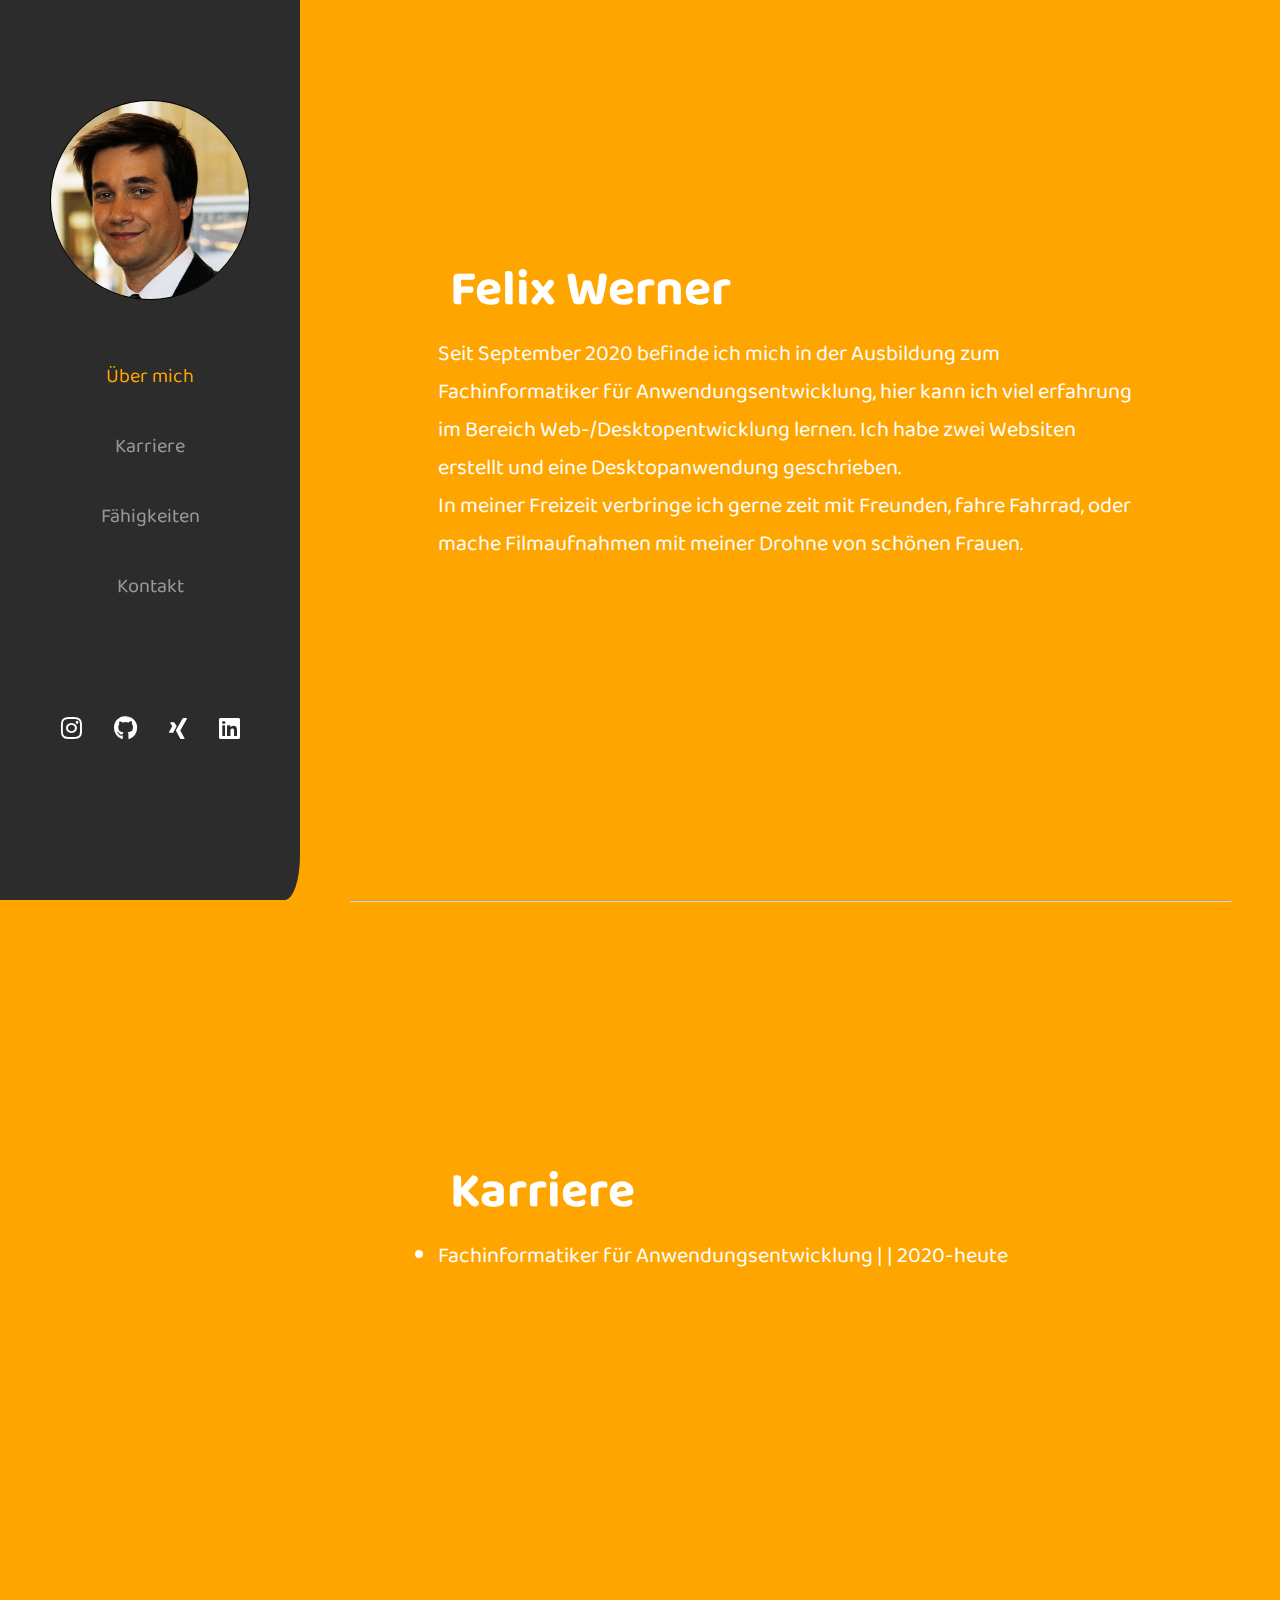
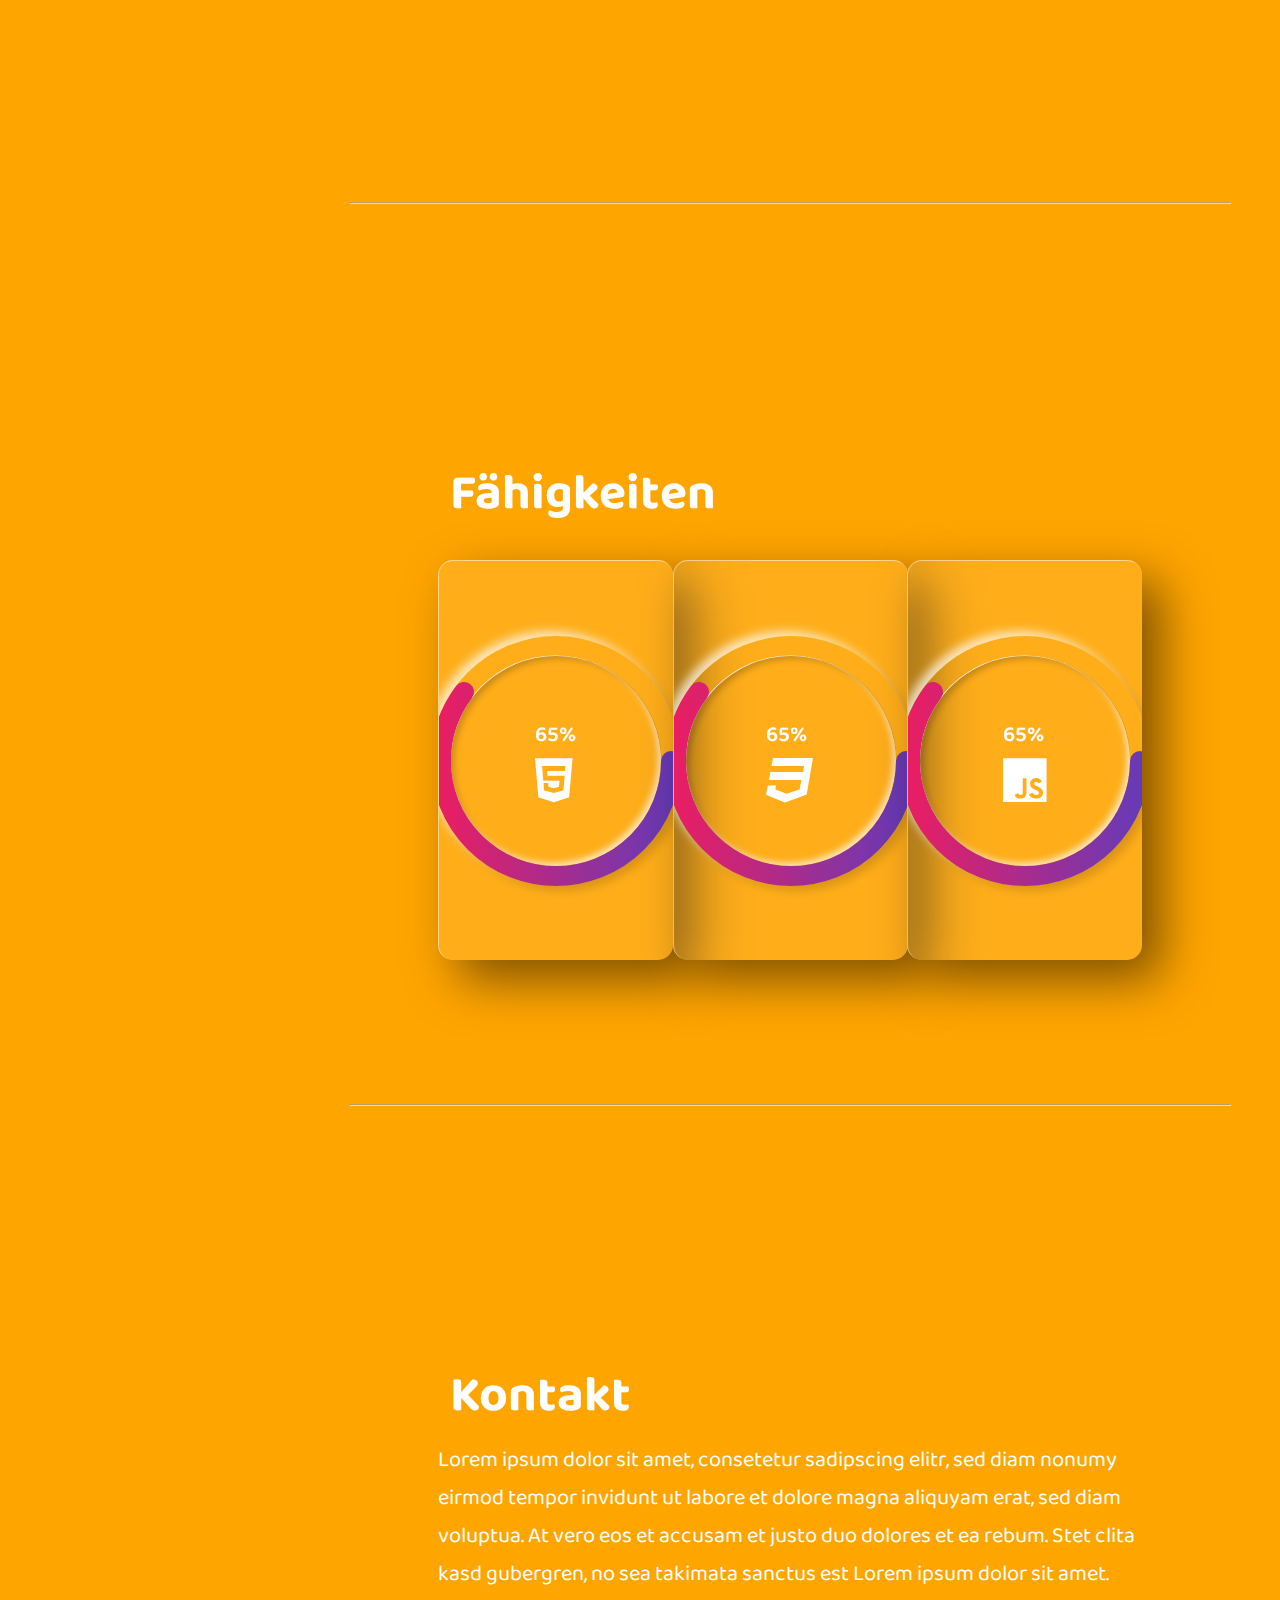
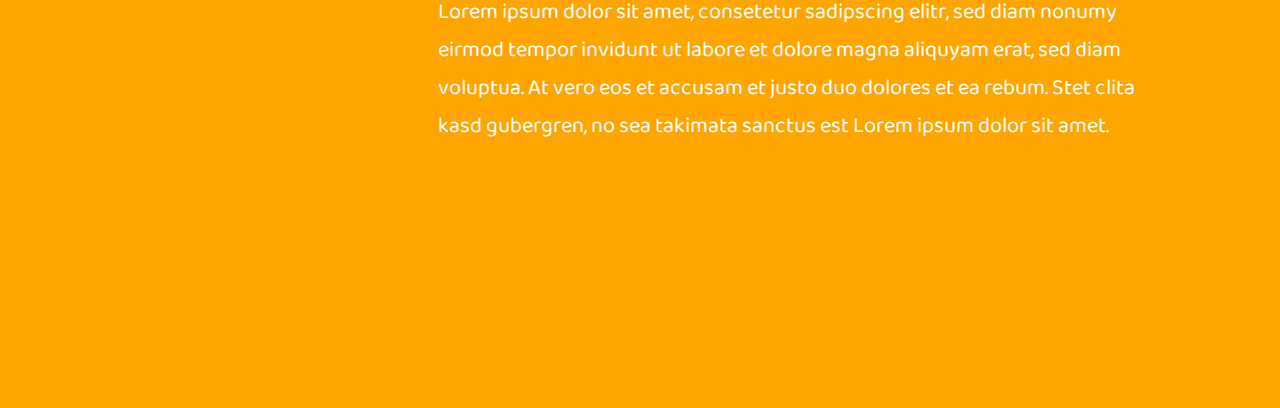
<file: html/index.html>
<html lang="de">
<head>
    <meta charset="UTF-8">
    <meta http-equiv="X-UA-Compatible" content="IE=edge">
    <meta name="viewport" content="width=device-width, initial-scale=1.0">
    <link rel="stylesheet" href="/webfonts/fontawesome-free-6.2.0-web/css/all.css">
    <link rel="stylesheet" href="/css/progresscircle.css">
    <link rel="stylesheet" href="/css/glossycard.css">
    <link rel="stylesheet" href="/css/style.css">
    <title>Felix Werner Webdeveloper</title>
</head>
<body>
    <div id="navigationbar"><!--NAVIGATIONBAR START-->
        <div id="image-container">
            <img src="/ressources/images/Person.jpg" alt="">
        </div>
        <div id="breakpoint-container">
            <ol id="breakpointlist">
                <li class="listelement" id="listitem-about-me"><a class="listitem-link" onclick="goTo('bottom-about-me')">Über mich</a></li>
                <li class="listelement" id="listitem-career"><a class="listitem-link" onclick="goTo('bottom-career')">Karriere </a></li>
                <li class="listelement" id="listitem-skills"><a class="listitem-link" onclick="goTo('bottom-skills')">Fähigkeiten</a></li>
                <li class="listelement" id="listitem-contact"><a class="listitem-link" onclick="goTo('bottom-contact')">Kontakt</a></li>
            </ol>
        </div>
        <div id="social-media-bar">
            <a href="https://www.instagram.com"><i class="fa-brands fa-instagram"></i></a>
            <a href="https://www.github.com"><i class="fa-brands fa-github"></i></a>
            <a href="https://www.xing.com"><i class="fa-brands fa-xing"></i></a>
            <a href="https://www.linkedin.com"><i class="fa-brands fa-linkedin"></i></a>
        </div>

    </div> <!--NAVIGATIONBAR END-->

    <div id="content"><!--Content START-->
        <div class="content-container">
            <h1 id="about-me">Felix Werner</h1>
            <div id="text-box">
                Seit September 2020 befinde ich mich in der Ausbildung zum Fachinformatiker für Anwendungsentwicklung,
                hier kann ich viel erfahrung im Bereich Web-/Desktopentwicklung lernen. Ich habe zwei
                 Websiten erstellt und eine Desktopanwendung geschrieben. <br> In meiner Freizeit verbringe ich gerne zeit mit Freunden, fahre Fahrrad, 
                 oder mache Filmaufnahmen mit meiner Drohne von schönen Frauen.
            </div>       
        </div>
        <hr id="bottom-about-me" style="width: 90%; margin: auto; opacity: 0.7;">
        <div class="content-container">
            <h1 id="career">Karriere</h1>
            <div id="text-box">
                <ul>
                    <li>Fachinformatiker für Anwendungsentwicklung | | 2020-heute</li>
                </ul>
            </div>       
        </div>
        <hr id="bottom-career" style="width: 90%; margin: auto; opacity: 0.7;">
        <div class="content-container">
            <h1 id="skills">Fähigkeiten </h1>
            <div id="text-box">
                <div id="skill-box">
                    <div class="glossycard" data-tilt data-tilt-glare>
                        <div id="skill">
                            <div class="outer-circle">
                                <div class="inner-circle">
                                    <div id="content-circle">
                                        <p>65%</p>
                                        <i class="fa-brands fa-html5"></i>
                                    </div>
                                </div>
                            </div>
                            <svg xmlns="http://www.w3.org/2000/svg" version="1.1" width="250px" height="250px">
                                <defs>
                                    <linearGradient id="GradientColor">
                                        <stop offset="0%" stop-color="#e91e63" />
                                        <stop offset="100%" stop-color="#673ab7" />
                                    </linearGradient>
                                </defs>
                                <circle cx="125" cy="125" r="115" stroke-linecap="round" />
                            </svg>
                        </div>
                    </div>
                    <div class="glossycard" data-tilt data-tilt-glare>
                        <div id="skill">
                            <div class="outer-circle">
                                <div class="inner-circle">
                                    <div id="content-circle">
                                        <p>65%</p>
                                        <i class="fa-brands fa-css3"></i>
                                    </div>
                                </div>
                            </div>
                            <svg xmlns="http://www.w3.org/2000/svg" version="1.1" width="250px" height="250px">
                                <defs>
                                    <linearGradient id="GradientColor">
                                        <stop offset="0%" stop-color="#e91e63" />
                                        <stop offset="100%" stop-color="#673ab7" />
                                    </linearGradient>
                                </defs>
                                <circle cx="125" cy="125" r="115" stroke-linecap="round" />
                            </svg>
                        </div>
                    </div>
                    <div class="glossycard" data-tilt data-tilt-glare>
                        <div id="skill">
                            <div class="outer-circle">
                                <div class="inner-circle">
                                    <div id="content-circle">
                                        <p>65%</p>
                                        <i class="fa-brands fa-js"></i>
                                    </div>
                                </div>
                            </div>
                            <svg xmlns="http://www.w3.org/2000/svg" version="1.1" width="250px" height="250px">
                                <defs>
                                    <linearGradient id="GradientColor">
                                        <stop offset="0%" stop-color="#e91e63" />
                                        <stop offset="100%" stop-color="#673ab7" />
                                    </linearGradient>
                                </defs>
                                <circle cx="125" cy="125" r="115" stroke-linecap="round" />
                            </svg>
                        </div>
                    </div>
                </div>
            </div>       
        </div>
        <hr id="bottom-skills" style="width: 90%; margin: auto; opacity: 0.7;">
        <div class="content-container">
            <h1 id="contact">Kontakt</h1>
            <div id="text-box" lang="de">
                Lorem ipsum dolor sit amet, consetetur sadipscing elitr, sed diam nonumy eirmod tempor invidunt ut 
                labore et dolore magna aliquyam erat, sed diam voluptua. At vero eos et accusam et justo duo dolores et 
                ea rebum. Stet clita kasd gubergren, no sea takimata sanctus est Lorem ipsum dolor sit amet. Lorem 
                ipsum dolor sit amet, consetetur sadipscing elitr, sed diam nonumy eirmod tempor invidunt ut labore et 
                dolore magna aliquyam erat, sed diam voluptua. At vero eos et accusam et justo duo dolores et ea rebum.
                 Stet clita kasd gubergren, no sea takimata sanctus est Lorem ipsum dolor sit amet.
            </div> 
        </div>
        <hr id="bottom-contact" style="opacity: 0;">      
    </div><!--Content END-->
    <script type="text/javascript" src="/javascript/vanilla-tilt.js"></script>
    <script src="/javascript/logic.js"></script>
    
</body>
</html>
</file>
<file: css/progresscircle.css>
#skill {
    width: 250px;
    height: 250px;
    position: relative;
    transform: translateZ(20px);
}

.outer-circle{
    width: 250px;
    height: 250px;
    border-radius: 50%;
    box-shadow: 6px 6px 10px -1px rgba(0, 0, 0, 0.15),
                -6px -6px 10px -1px rgba(255, 255, 255, 0.7);
    padding: 20px;
    transform: translateZ(20px);
}

    .inner-circle{
        width: 210px;
        height: 210px;
        display: flex;
        align-items: center;
        justify-content: center;
        border-radius: 50%;
        box-shadow:  inset 4px 4px 6px -1px rgba(0, 0, 0, 0.2),
                    inset -4px -4px 6px -1px rgba(255, 255, 255, 0.7),
                    -0.5px -0.5px 0px rgba(255, 255, 255, 1),
                    0.5px -0.5px 0px rgba(0, 0, 0, 0.15),
                    0px 12px 10px -10px rgba(0, 0, 0, 0.05);
        transform: translateZ(20px);
    }

        #content-circle {
            font-weight: 600;
            color: white;
            display: block;
            justify-content: center;
            transform: translateZ(20px);
        }

circle {
    fill: none;
    stroke: url(#GradientColor);
    stroke-width: 20px;
    stroke-dasharray: 174%;
    stroke-dashoffset: 0;
    transform: translateZ(20px);
}

svg {
    position: absolute;
    top: 0;
    left: 0;
    transform: translateZ(20px);

}
</file>
<file: css/glossycard.css>
.glossycard {
    width: 300;
    height: 400px;
    border-radius: 15px;
    box-shadow: 20px 20px 50px rgba(0, 0, 0, 0.5);
    background: rgba(255, 255, 255, 0.1);
    overflow: hidden;
    display: flex;
    justify-content: center;
    align-items: center;
    border-top: 1px solid rgba(255, 255, 255, 0.5);
    border-left: 1px solid rgba(255, 255, 255, 0.5);
    backdrop-filter: blur(10px);
    transform-style: preserve-3d(-50%,-50%, 100px);
    transform: perspective(1000px);
}
</file>
<file: css/style.css>
@import url('https://fonts.googleapis.com/css2?family=Baloo+Bhaijaan+2&display=swap');



* {
    margin: 0;
    padding: 0;
    box-sizing: border-box;
    font-family: 'Baloo Bhaijaan 2', cursive;
    user-select: none;
}

::-webkit-scrollbar {
    display: none;
}

body {
    display: flex;
    margin: 0;
    flex-direction: row;
    background: orange;
}

#navigationbar {
    position: fixed;
    width: 300px;
    height: 100vh;
    background-color: rgb(44, 44, 44);
    display: flex;
    flex-direction: column;
    align-items: center;
    text-align: center;
    border-bottom-right-radius: 5%;
}

    #image-container {
        max-width: 200px;
        max-height: 250px;
        margin: 100px 0px 20px 0px;
        border: 1px solid;
        border-radius: 50%;
    }

        #image-container img {
            max-width: 100%;
            max-height: 100%;
            width: auto;
            height: auto;
            border-radius: 50%;
        }

#breakpoint-container {
    width: 100%;
    height: 380px;
}

    #breakpointlist {
        list-style: none;
        width: 100%;
    }

        .listelement {
            width: 100%;
            height: 30px;
            margin: 40px 0px 40px 0px;
            text-align: center;
            display: flex;

        }
    
            .listitem-link {
                color: rgba(255, 255, 255, 0.514);
                text-decoration: none;
                font-size: 20px;
                width: 100%;
                transition: 0.5s;
            }
            
            .listitem-link:hover {
                color: orange;
                scale: 1.2;
                cursor: pointer;
            }


#social-media-bar {
    display: flex;
    flex-direction: row;
}

    #social-media-bar a {
        display: block;
        text-align: center;
        padding: 16px;
        color: white;
        font-size: 24px;
        transition: 0.5s;
    }

    #social-media-bar a:hover {
        scale: 2;
        color: orange;
    } 

   

    

#content {
    width: calc(100% - 300px);
    background-color: orange;
    height: 100%;
    min-height: 100%;
    max-height: 100%;
    display: block;
    position: absolute;
    justify-items: center;
    right: 0;
    box-sizing: border-box;
}

    #content h1 {
        text-align: start;
        font-size: 50px;
        color: white;
        margin-top: 200px;
        margin-left: 100px;
    }

    .content-container {
        display: block;
        padding: 50px;
        justify-content: center;
        width: 100%;
        height: 100vh;
        min-height: 100vh;
        max-height: 100vh;
    }

        #text-box {
            color: white;
            text-align: start;
            font-size: 22px;
            width: 80%;
            margin: auto;
        }

        #skill-box {
            font-size: 22px;
            width: 100%;
            margin: 20px 0px 0px 0px;
            display: flex;
            flex-direction: row;
            justify-content: space-evenly;
        }

        #content-circle i {
            font-size: 50px;
        }
</file>
